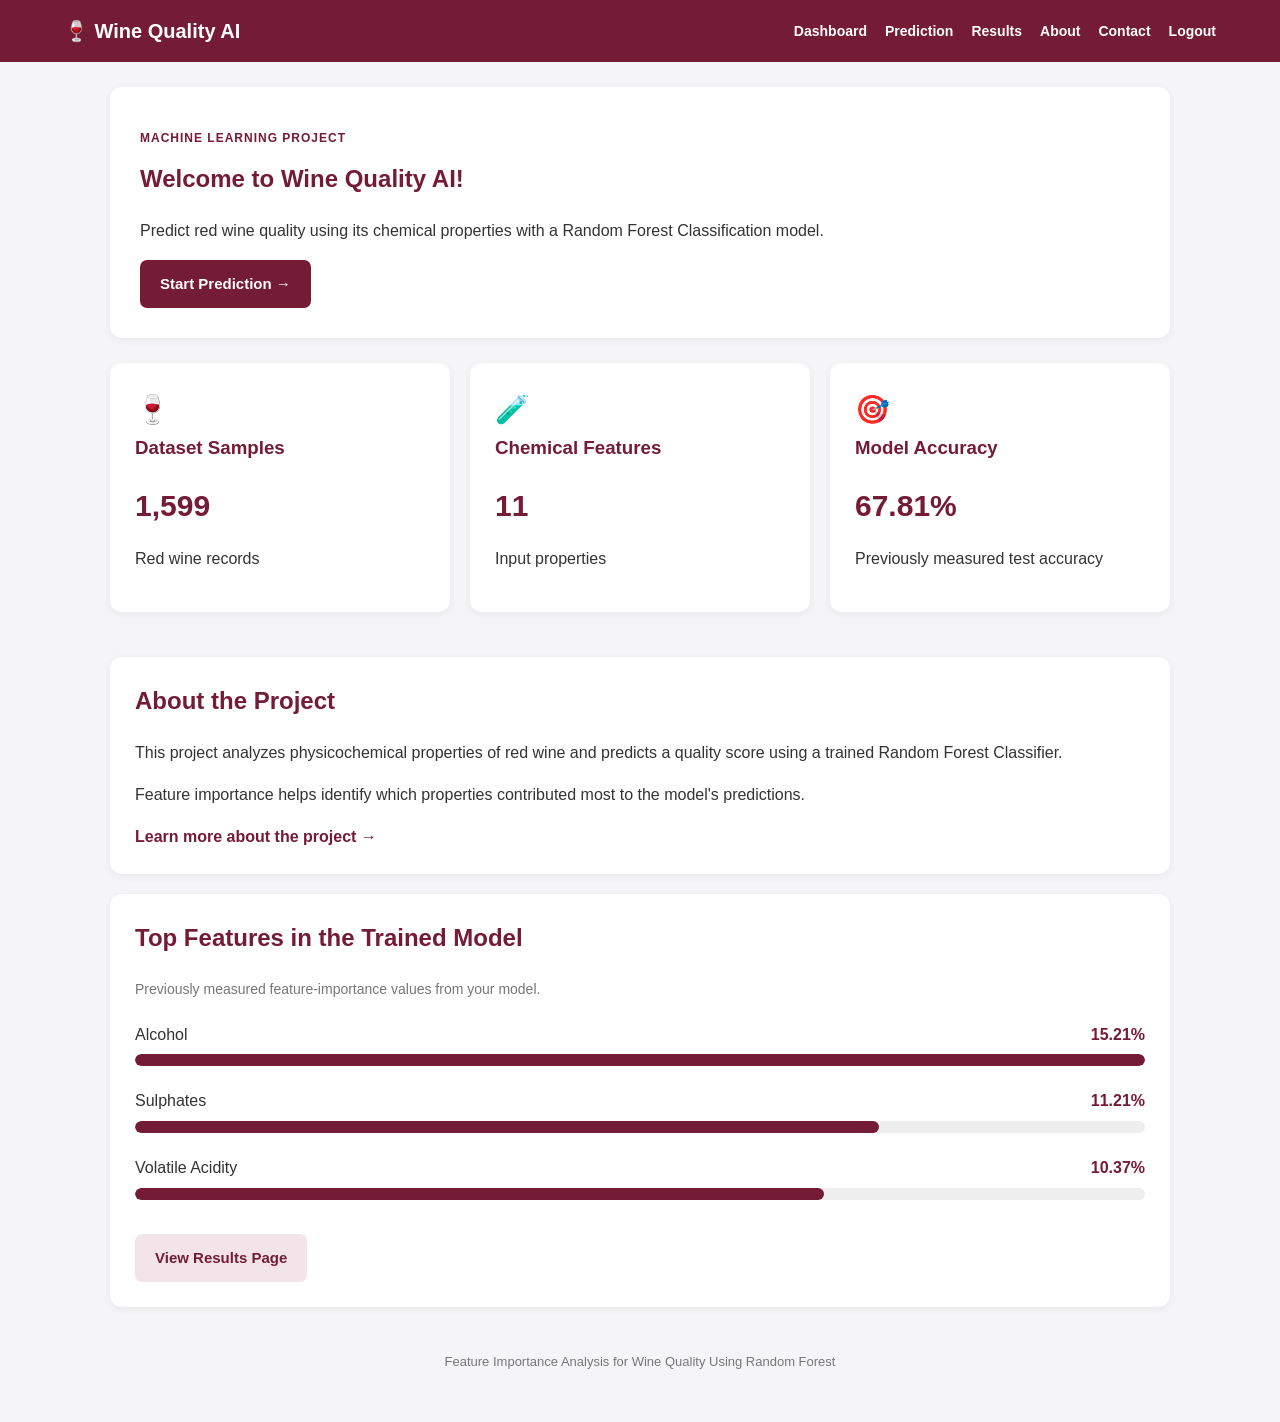
<file: ML_Project/frontend/index.html>
<!DOCTYPE html>
<html lang="en">
<head>
    <meta charset="UTF-8">
    <meta name="viewport" content="width=device-width, initial-scale=1.0">
    <title>Dashboard | Wine Quality AI</title>
    <link rel="stylesheet" href="style.css">
</head>
<body>

    <nav class="main-nav">
        <a href="index.html" class="nav-logo">🍷 Wine Quality AI</a>
        <div class="nav-links">
            <a href="index.html">Dashboard</a>
            <a href="prediction.html">Prediction</a>
            <a href="results.html">Results</a>
            <a href="about.html">About</a>
            <a href="contact.html">Contact</a>
            <a href="login.html">Logout</a>
        </div>
    </nav>

    <main class="container">
        <section class="welcome-section">
            <p class="eyebrow">MACHINE LEARNING PROJECT</p>
            <h1>Welcome to Wine Quality AI!</h1>
            <p>
                Predict red wine quality using its chemical properties
                with a Random Forest Classification model.
            </p>
            <a href="prediction.html" class="btn btn-primary">
                Start Prediction →
            </a>
        </section>

        <section class="stats-grid">
            <article class="stat-card">
                <span class="stat-icon">🍷</span>
                <h3>Dataset Samples</h3>
                <p class="stat-number">1,599</p>
                <p>Red wine records</p>
            </article>

            <article class="stat-card">
                <span class="stat-icon">🧪</span>
                <h3>Chemical Features</h3>
                <p class="stat-number">11</p>
                <p>Input properties</p>
            </article>

            <article class="stat-card">
                <span class="stat-icon">🎯</span>
                <h3>Model Accuracy</h3>
                <p class="stat-number">67.81%</p>
                <p>Previously measured test accuracy</p>
            </article>
        </section>

        <section class="content-card">
            <h2>About the Project</h2>
            <p>
                This project analyzes physicochemical properties of red
                wine and predicts a quality score using a trained
                Random Forest Classifier.
            </p>
            <p>
                Feature importance helps identify which properties
                contributed most to the model's predictions.
            </p>
            <a href="about.html" class="text-link">Learn more about the project →</a>
        </section>

        <section class="content-card">
            <h2>Top Features in the Trained Model</h2>
            <p class="muted">
                Previously measured feature-importance values from your model.
            </p>

            <div class="feature-row">
                <div class="feature-heading">
                    <span>Alcohol</span><strong>15.21%</strong>
                </div>
                <div class="progress-track">
                    <div class="progress-fill" style="width:100%"></div>
                </div>
            </div>

            <div class="feature-row">
                <div class="feature-heading">
                    <span>Sulphates</span><strong>11.21%</strong>
                </div>
                <div class="progress-track">
                    <div class="progress-fill" style="width:73.7%"></div>
                </div>
            </div>

            <div class="feature-row">
                <div class="feature-heading">
                    <span>Volatile Acidity</span><strong>10.37%</strong>
                </div>
                <div class="progress-track">
                    <div class="progress-fill" style="width:68.2%"></div>
                </div>
            </div>

            <a href="results.html" class="btn btn-secondary">
                View Results Page
            </a>
        </section>

        <footer class="site-footer">
            Feature Importance Analysis for Wine Quality Using Random Forest
        </footer>
    </main>
</body>
</html>
</file>
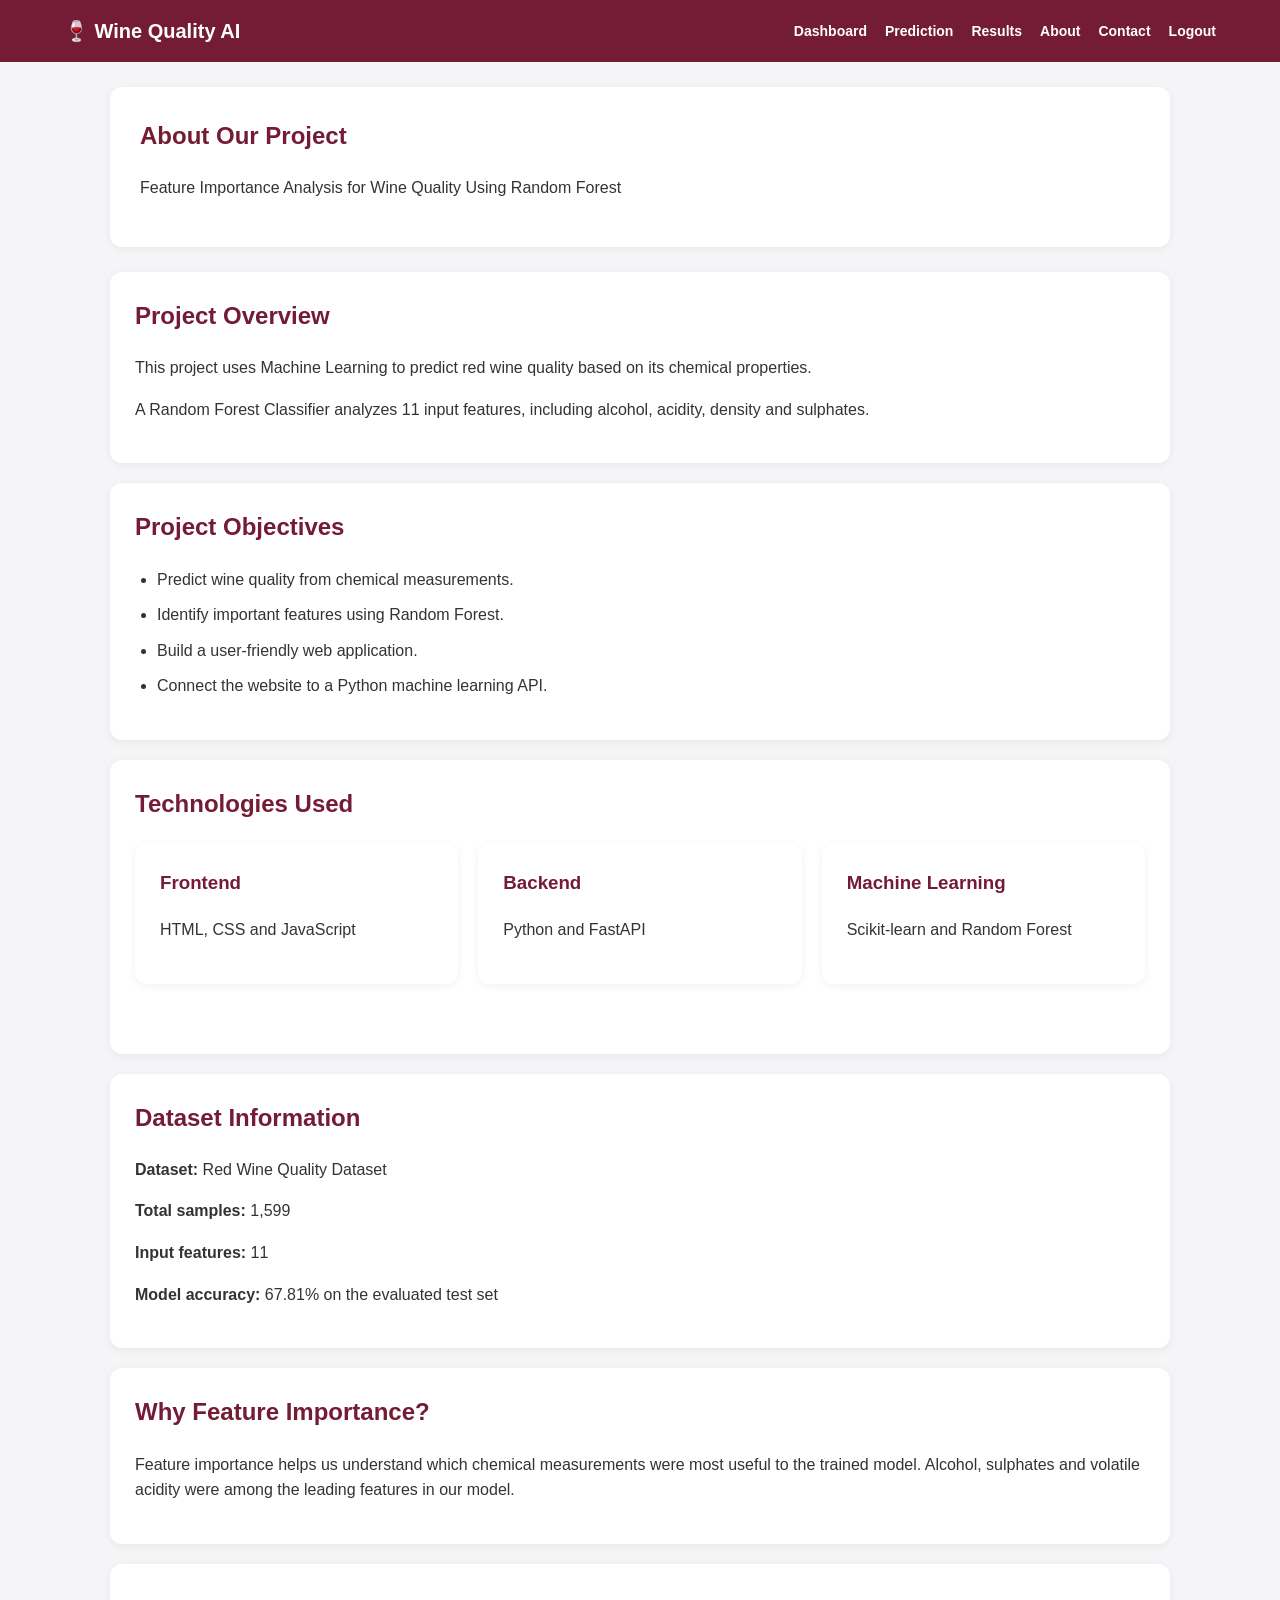
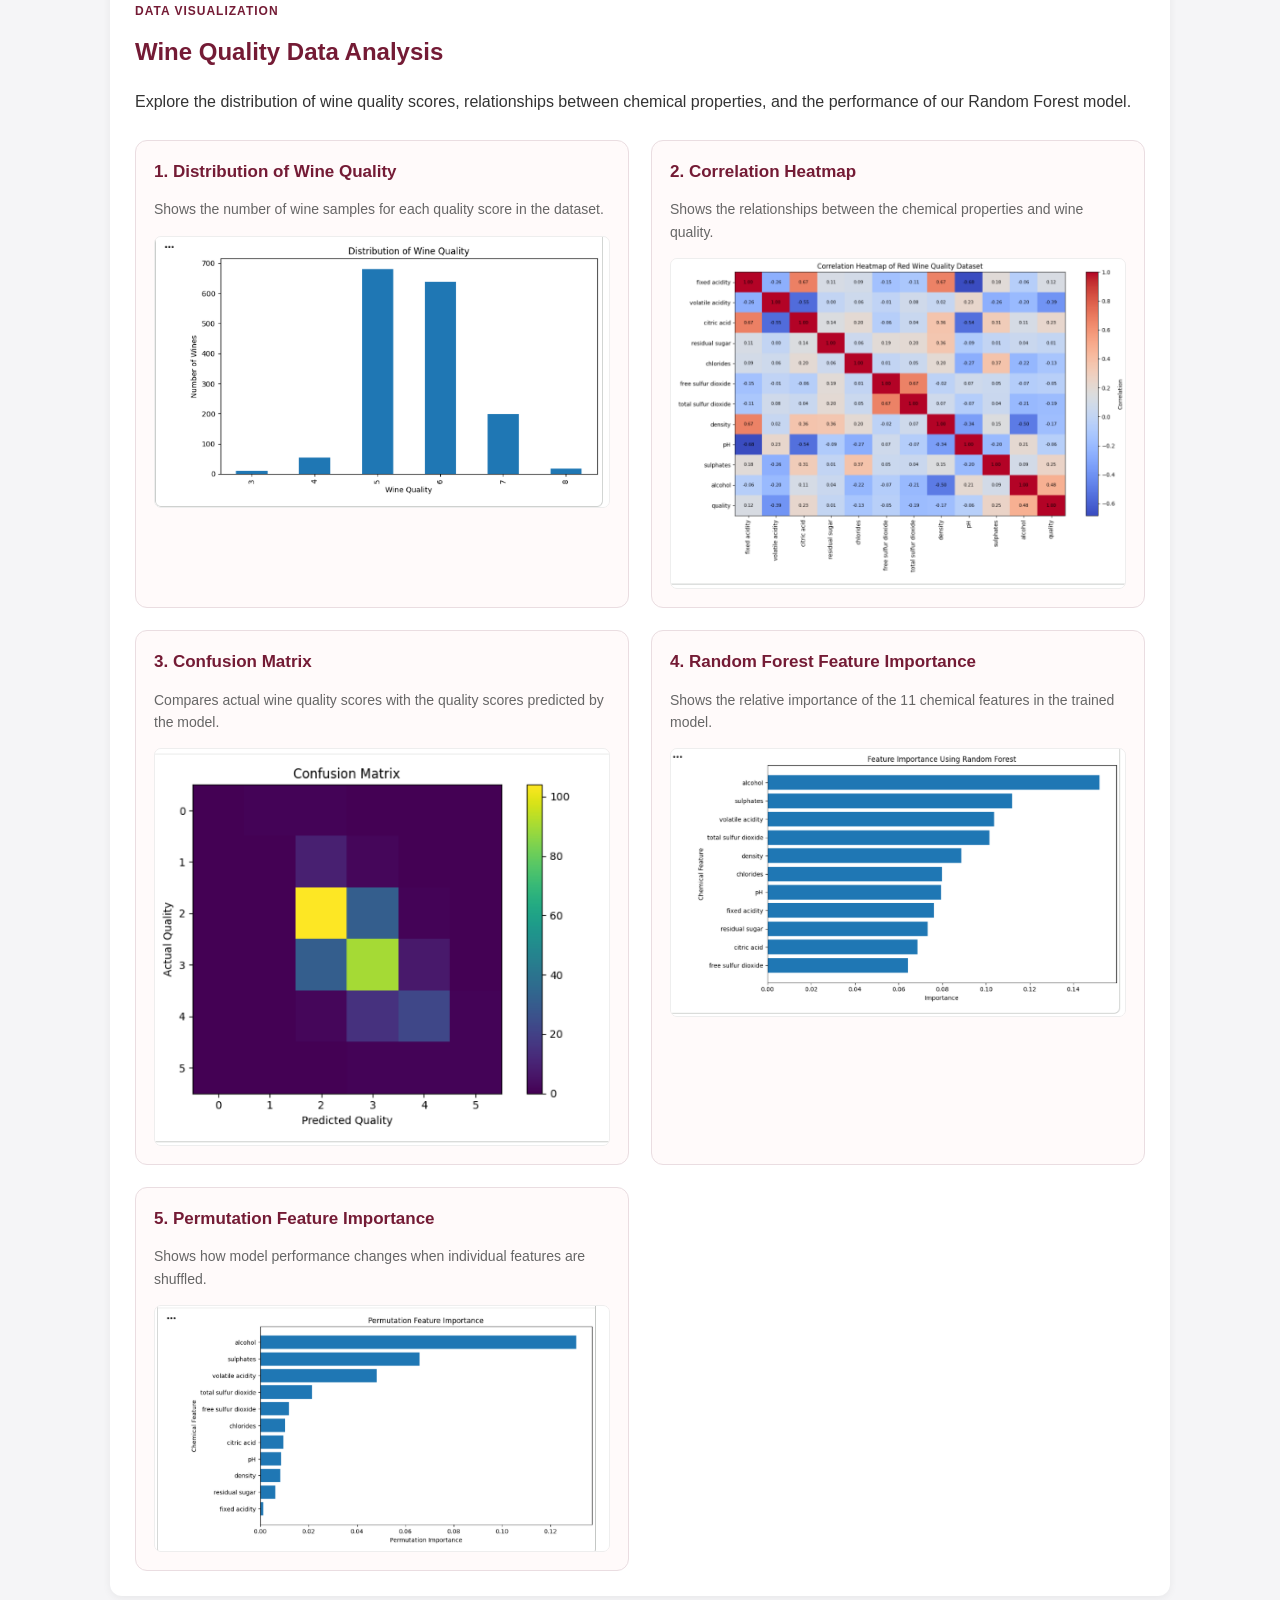
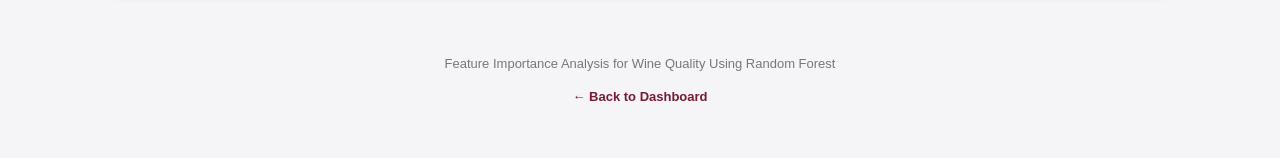
<file: ML_Project/frontend/about.html>
<!DOCTYPE html>
<html lang="en">

<head>
    <meta charset="UTF-8">
    <meta name="viewport" content="width=device-width, initial-scale=1.0">

    <title>About | Wine Quality AI</title>

    <link rel="stylesheet" href="style.css">
</head>

<body>

    <!-- NAVIGATION BAR -->
    <nav class="main-nav">

        <a href="index.html" class="nav-logo">
            🍷 Wine Quality AI
        </a>

        <div class="nav-links">
            <a href="index.html">Dashboard</a>
            <a href="prediction.html">Prediction</a>
            <a href="results.html">Results</a>
            <a href="about.html">About</a>
            <a href="contact.html">Contact</a>
            <a href="login.html">Logout</a>
        </div>

    </nav>


    <main class="container">

        <!-- PAGE HEADING -->
        <section class="page-heading">

            <h1>About Our Project</h1>

            <p>
                Feature Importance Analysis for Wine Quality
                Using Random Forest
            </p>

        </section>


        <!-- PROJECT OVERVIEW -->
        <section class="content-card">

            <h2>Project Overview</h2>

            <p>
                This project uses Machine Learning to predict red wine
                quality based on its chemical properties.
            </p>

            <p>
                A Random Forest Classifier analyzes 11 input features,
                including alcohol, acidity, density and sulphates.
            </p>

        </section>


        <!-- PROJECT OBJECTIVES -->
        <section class="content-card">

            <h2>Project Objectives</h2>

            <ul class="styled-list">
                <li>Predict wine quality from chemical measurements.</li>
                <li>Identify important features using Random Forest.</li>
                <li>Build a user-friendly web application.</li>
                <li>Connect the website to a Python machine learning API.</li>
            </ul>

        </section>


        <!-- TECHNOLOGIES USED -->
        <section class="content-card">

            <h2>Technologies Used</h2>

            <div class="stats-grid">

                <article class="stat-card">
                    <h3>Frontend</h3>
                    <p>HTML, CSS and JavaScript</p>
                </article>

                <article class="stat-card">
                    <h3>Backend</h3>
                    <p>Python and FastAPI</p>
                </article>

                <article class="stat-card">
                    <h3>Machine Learning</h3>
                    <p>Scikit-learn and Random Forest</p>
                </article>

            </div>

        </section>


        <!-- DATASET INFORMATION -->
        <section class="content-card">

            <h2>Dataset Information</h2>

            <p>
                <strong>Dataset:</strong>
                Red Wine Quality Dataset
            </p>

            <p>
                <strong>Total samples:</strong> 1,599
            </p>

            <p>
                <strong>Input features:</strong> 11
            </p>

            <p>
                <strong>Model accuracy:</strong> 67.81% on the evaluated test set
            </p>

        </section>


        <!-- FEATURE IMPORTANCE EXPLANATION -->
        <section class="content-card">

            <h2>Why Feature Importance?</h2>

            <p>
                Feature importance helps us understand which chemical
                measurements were most useful to the trained model.
                Alcohol, sulphates and volatile acidity were among
                the leading features in our model.
            </p>

        </section>


        <!-- GRAPH ANALYSIS SECTION -->
        <section class="content-card" id="graph-analysis">

            <div class="analysis-heading">

                <p class="eyebrow">DATA VISUALIZATION</p>

                <h2>Wine Quality Data Analysis</h2>

                <p>
                    Explore the distribution of wine quality scores,
                    relationships between chemical properties,
                    and the performance of our Random Forest model.
                </p>

            </div>


            <div class="graphs-grid">


                <!-- GRAPH 1: QUALITY DISTRIBUTION -->
                <article class="graph-card">

                    <h3>1. Distribution of Wine Quality</h3>

                    <p>
                        Shows the number of wine samples for each
                        quality score in the dataset.
                    </p>

                    <img
                        src="images/DistributionofWineQuality.png"
                        alt="Bar chart showing the distribution of wine quality scores"
                        loading="lazy"
                    >

                </article>


                <!-- GRAPH 2: CORRELATION HEATMAP -->
                <article class="graph-card">

                    <h3>2. Correlation Heatmap</h3>

                    <p>
                        Shows the relationships between the chemical
                        properties and wine quality.
                    </p>

                    <img
                        src="images/CorrelationHeatmap.png"
                        alt="Correlation heatmap of red wine chemical properties"
                        loading="lazy"
                    >

                </article>


                <!-- GRAPH 3: CONFUSION MATRIX -->
                <article class="graph-card">

                    <h3>3. Confusion Matrix</h3>

                    <p>
                        Compares actual wine quality scores with
                        the quality scores predicted by the model.
                    </p>

                    <img
                        src="images/Confusionmatrix.png"
                        alt="Confusion matrix comparing actual and predicted wine quality"
                        loading="lazy"
                    >

                </article>


                <!-- GRAPH 4: RANDOM FOREST FEATURE IMPORTANCE -->
                <article class="graph-card">

                    <h3>4. Random Forest Feature Importance</h3>

                    <p>
                        Shows the relative importance of the 11
                        chemical features in the trained model.
                    </p>

                    <img
                        src="images/FeatureImportance.png"
                        alt="Horizontal bar chart of Random Forest feature importance"
                        loading="lazy"
                    >

                </article>


                <!-- GRAPH 5: PERMUTATION IMPORTANCE -->
                <article class="graph-card">

                    <h3>5. Permutation Feature Importance</h3>

                    <p>
                        Shows how model performance changes when
                        individual features are shuffled.
                    </p>

                    <img
                        src="images/PermutationFeature.png"
                        alt="Horizontal bar chart of permutation feature "
                        loading="lazy"
                    >

                </article>


            </div>

        </section>


        <!-- FOOTER -->
        <footer class="site-footer">

            <p>
                Feature Importance Analysis for Wine Quality
                Using Random Forest
            </p>

            <a href="index.html">← Back to Dashboard</a>

        </footer>

    </main>

</body>
</html>
</file>
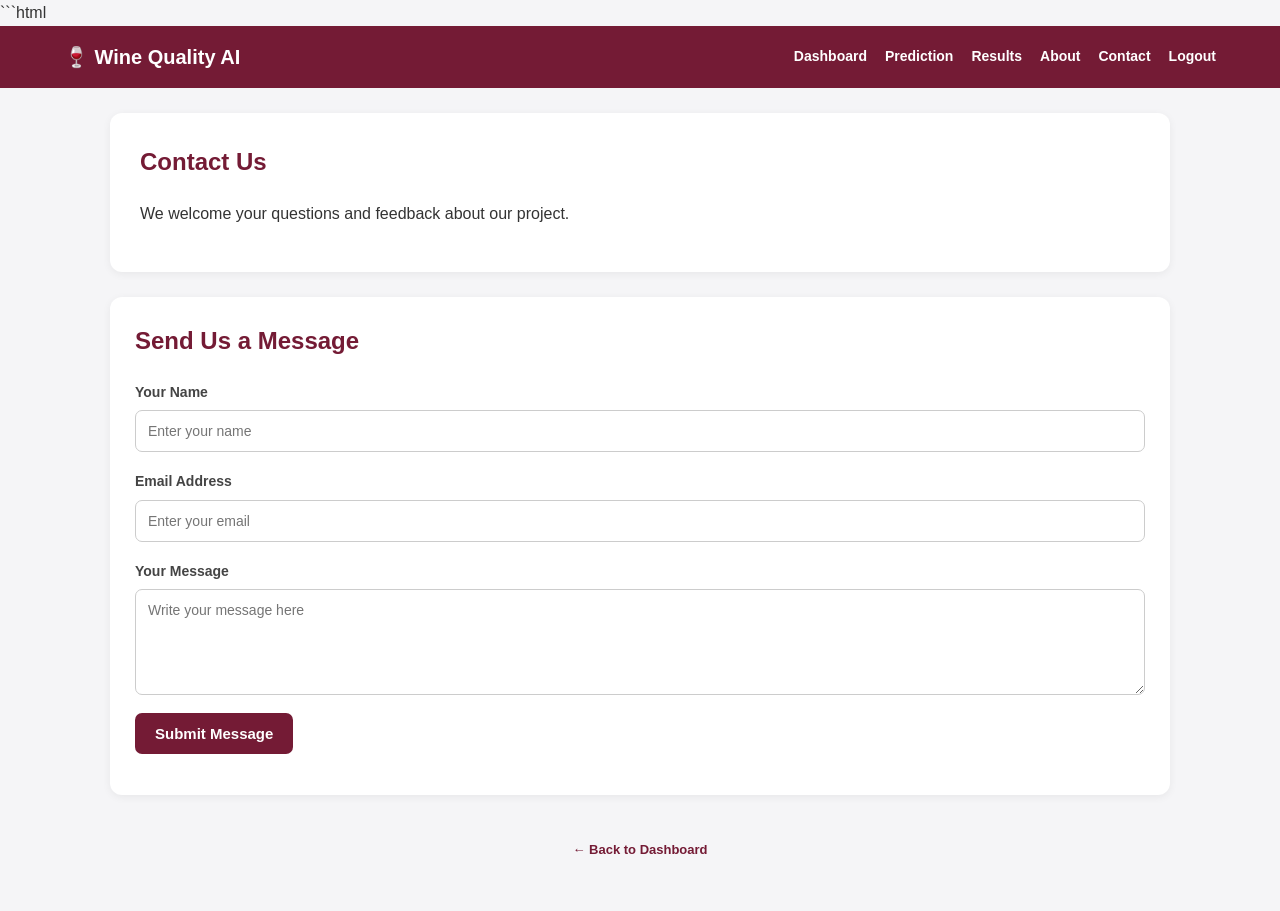
<file: ML_Project/frontend/contact.html>
```html
<!DOCTYPE html>
<html lang="en">
<head>
    <meta charset="UTF-8">
    <meta name="viewport" content="width=device-width, initial-scale=1.0">
    <title>Contact | Wine Quality AI</title>
    <link rel="stylesheet" href="style.css">
</head>
<body>

    <nav class="main-nav">
        <a href="index.html" class="nav-logo">🍷 Wine Quality AI</a>

        <div class="nav-links">
            <a href="index.html">Dashboard</a>
            <a href="prediction.html">Prediction</a>
            <a href="results.html">Results</a>
            <a href="about.html">About</a>
            <a href="contact.html">Contact</a>
            <a href="login.html">Logout</a>
        </div>
    </nav>

    <main class="container">

        <section class="page-heading">
            <h1>Contact Us</h1>
            <p>We welcome your questions and feedback about our project.</p>
        </section>

        <section class="content-card">
            <h2>Send Us a Message</h2>

            <form id="contactForm">

                <div class="form-group">
                    <label for="contactName">Your Name</label>
                    <input
                        type="text"
                        id="contactName"
                        placeholder="Enter your name"
                        required
                    >
                </div>

                <div class="form-group">
                    <label for="contactEmail">Email Address</label>
                    <input
                        type="email"
                        id="contactEmail"
                        placeholder="Enter your email"
                        required
                    >
                </div>

                <div class="form-group">
                    <label for="contactMessage">Your Message</label>
                    <textarea
                        id="contactMessage"
                        rows="5"
                        placeholder="Write your message here"
                        required
                    ></textarea>
                </div>

                <button type="submit" class="btn btn-primary">
                    Submit Message
                </button>

                <p id="contactStatus" class="message" aria-live="polite"></p>

            </form>
        </section>

        <footer class="site-footer">
            <a href="index.html">← Back to Dashboard</a>
        </footer>

    </main>

    <script src="script.js"></script>

</body>
</html>
</file>
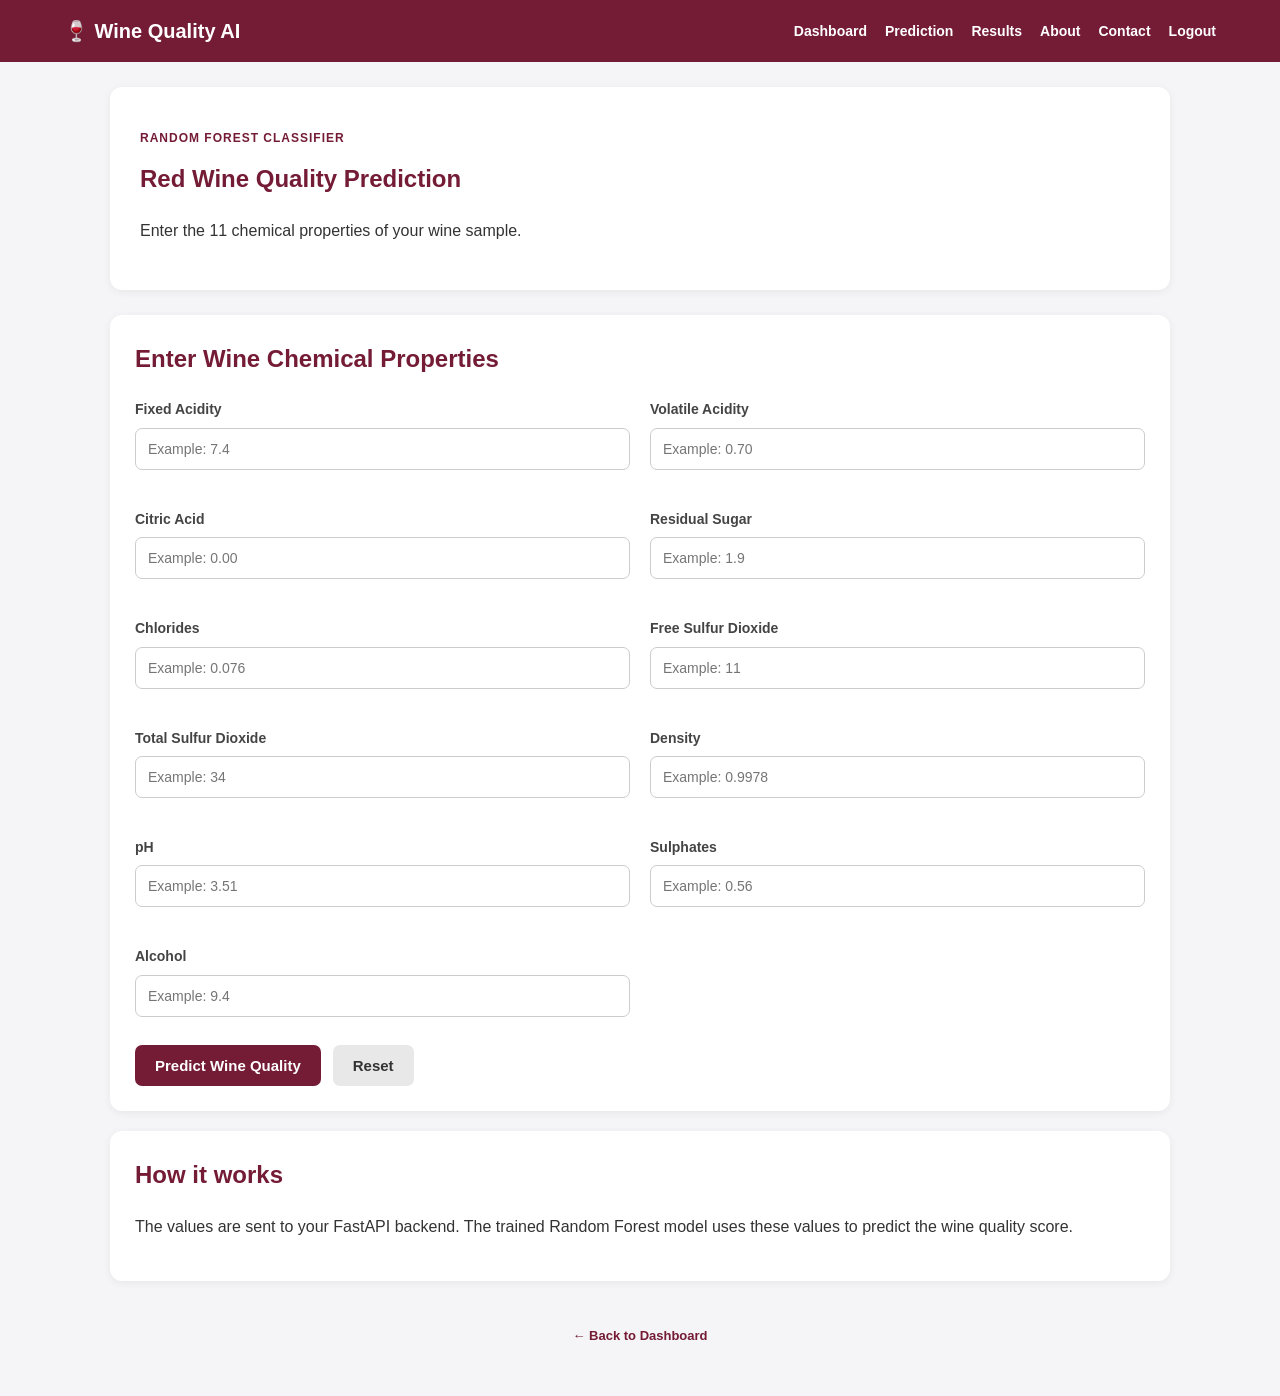
<file: ML_Project/frontend/prediction.html>
<!DOCTYPE html>
<html lang="en">
<head>
    <meta charset="UTF-8">
    <meta name="viewport" content="width=device-width, initial-scale=1.0">
    <title>Prediction | Wine Quality AI</title>
    <link rel="stylesheet" href="style.css">
</head>
<body>

    <nav class="main-nav">
        <a href="index.html" class="nav-logo">🍷 Wine Quality AI</a>
        <div class="nav-links">
            <a href="index.html">Dashboard</a>
            <a href="prediction.html">Prediction</a>
            <a href="results.html">Results</a>
            <a href="about.html">About</a>
            <a href="contact.html">Contact</a>
            <a href="login.html">Logout</a>
        </div>
    </nav>

    <main class="container">
        <section class="page-heading">
            <p class="eyebrow">RANDOM FOREST CLASSIFIER</p>
            <h1>Red Wine Quality Prediction</h1>
            <p>Enter the 11 chemical properties of your wine sample.</p>
        </section>

        <section class="content-card">
            <h2>Enter Wine Chemical Properties</h2>

            <form id="predictionForm">
                <div class="form-grid">

                    <div class="form-group">
                        <label for="fixed_acidity">Fixed Acidity</label>
                        <input type="number" id="fixed_acidity"
                               step="any" min="0" placeholder="Example: 7.4" required>
                    </div>

                    <div class="form-group">
                        <label for="volatile_acidity">Volatile Acidity</label>
                        <input type="number" id="volatile_acidity"
                               step="any" min="0" placeholder="Example: 0.70" required>
                    </div>

                    <div class="form-group">
                        <label for="citric_acid">Citric Acid</label>
                        <input type="number" id="citric_acid"
                               step="any" min="0" placeholder="Example: 0.00" required>
                    </div>

                    <div class="form-group">
                        <label for="residual_sugar">Residual Sugar</label>
                        <input type="number" id="residual_sugar"
                               step="any" min="0" placeholder="Example: 1.9" required>
                    </div>

                    <div class="form-group">
                        <label for="chlorides">Chlorides</label>
                        <input type="number" id="chlorides"
                               step="any" min="0" placeholder="Example: 0.076" required>
                    </div>

                    <div class="form-group">
                        <label for="free_sulfur_dioxide">Free Sulfur Dioxide</label>
                        <input type="number" id="free_sulfur_dioxide"
                               step="any" min="0" placeholder="Example: 11" required>
                    </div>

                    <div class="form-group">
                        <label for="total_sulfur_dioxide">Total Sulfur Dioxide</label>
                        <input type="number" id="total_sulfur_dioxide"
                               step="any" min="0" placeholder="Example: 34" required>
                    </div>

                    <div class="form-group">
                        <label for="density">Density</label>
                        <input type="number" id="density"
                               step="any" min="0" placeholder="Example: 0.9978" required>
                    </div>

                    <div class="form-group">
                        <label for="pH">pH</label>
                        <input type="number" id="pH"
                               step="any" min="0" max="14"
                               placeholder="Example: 3.51" required>
                    </div>

                    <div class="form-group">
                        <label for="sulphates">Sulphates</label>
                        <input type="number" id="sulphates"
                               step="any" min="0" placeholder="Example: 0.56" required>
                    </div>

                    <div class="form-group">
                        <label for="alcohol">Alcohol</label>
                        <input type="number" id="alcohol"
                               step="any" min="0" placeholder="Example: 9.4" required>
                    </div>

                </div>

                <div class="button-row">
                    <button type="submit" id="predictButton"
                            class="btn btn-primary">
                        Predict Wine Quality
                    </button>

                    <button type="reset" class="btn btn-light">
                        Reset
                    </button>
                </div>

                <p id="predictionMessage" class="message"
                   aria-live="polite"></p>
            </form>
        </section>

        <section class="content-card">
            <h2>How it works</h2>
            <p>
                The values are sent to your FastAPI backend. The trained
                Random Forest model uses these values to predict the
                wine quality score.
            </p>
        </section>

        <footer class="site-footer">
            <a href="index.html">← Back to Dashboard</a>
        </footer>
    </main>

    <script src="script.js"></script>
</body>
</html>
</file>
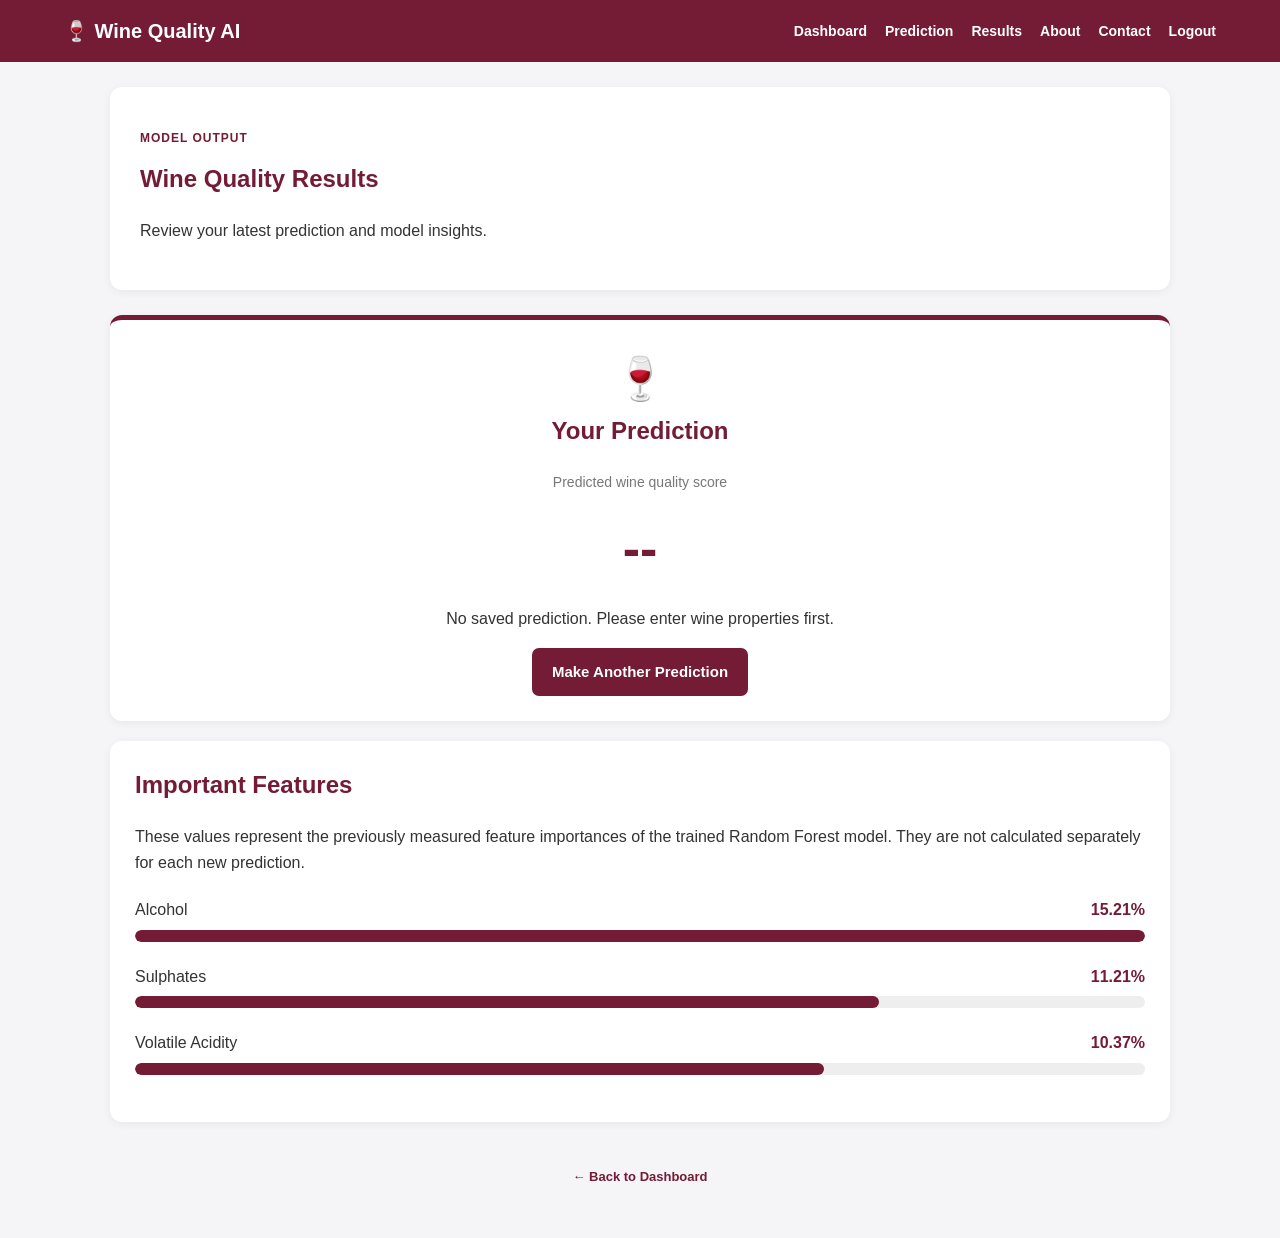
<file: ML_Project/frontend/results.html>
<!DOCTYPE html>
<html lang="en">
<head>
    <meta charset="UTF-8">
    <meta name="viewport" content="width=device-width, initial-scale=1.0">
    <title>Results | Wine Quality AI</title>
    <link rel="stylesheet" href="style.css">
</head>
<body>

    <nav class="main-nav">
        <a href="index.html" class="nav-logo">🍷 Wine Quality AI</a>
        <div class="nav-links">
            <a href="index.html">Dashboard</a>
            <a href="prediction.html">Prediction</a>
            <a href="results.html">Results</a>
            <a href="about.html">About</a>
            <a href="contact.html">Contact</a>
            <a href="login.html">Logout</a>
        </div>
    </nav>

    <main class="container">
        <section class="page-heading">
            <p class="eyebrow">MODEL OUTPUT</p>
            <h1>Wine Quality Results</h1>
            <p>Review your latest prediction and model insights.</p>
        </section>

        <section class="content-card result-card">
            <div class="result-icon">🍷</div>
            <h2 id="resultTitle">Your Prediction</h2>
            <p class="muted">Predicted wine quality score</p>
            <p class="result-score" id="qualityScore">--</p>
            <p id="qualityCategory">Make a prediction to see your result.</p>
            <p id="resultNote" class="muted"></p>

            <a href="prediction.html" class="btn btn-primary">
                Make Another Prediction
            </a>
        </section>

        <section class="content-card">
            <h2>Important Features</h2>
            <p>
                These values represent the previously measured feature
                importances of the trained Random Forest model. They
                are not calculated separately for each new prediction.
            </p>

            <div class="feature-row">
                <div class="feature-heading">
                    <span>Alcohol</span><strong>15.21%</strong>
                </div>
                <div class="progress-track">
                    <div class="progress-fill" style="width:100%"></div>
                </div>
            </div>

            <div class="feature-row">
                <div class="feature-heading">
                    <span>Sulphates</span><strong>11.21%</strong>
                </div>
                <div class="progress-track">
                    <div class="progress-fill" style="width:73.7%"></div>
                </div>
            </div>

            <div class="feature-row">
                <div class="feature-heading">
                    <span>Volatile Acidity</span><strong>10.37%</strong>
                </div>
                <div class="progress-track">
                    <div class="progress-fill" style="width:68.2%"></div>
                </div>
            </div>
        </section>

        <footer class="site-footer">
            <a href="index.html">← Back to Dashboard</a>
        </footer>
    </main>

    <script>
        const savedResult = sessionStorage.getItem("winePrediction");

        if (savedResult) {
            try {
                const result = JSON.parse(savedResult);

                document.getElementById("qualityScore").textContent =
                    result.predicted_quality ?? "--";

                document.getElementById("qualityCategory").textContent =
                    result.category || "Prediction completed";

                document.getElementById("resultTitle").textContent =
                    "Prediction Completed";

                document.getElementById("resultNote").textContent =
                    "This result was returned by your Random Forest model.";

            } catch (error) {
                document.getElementById("qualityCategory").textContent =
                    "Could not read the saved prediction. Please try again.";
            }
        } else {
            document.getElementById("qualityCategory").textContent =
                "No saved prediction. Please enter wine properties first.";
        }
    </script>
</body>
</html>
</file>
<file: ML_Project/frontend/style.css>
/* ==================================================
   GENERAL
================================================== */

* {
    box-sizing: border-box;
}

body {
    margin: 0;
    padding: 0;
    font-family: Arial, sans-serif;
    background: #f5f5f7;
    color: #333;
    line-height: 1.6;
}

a {
    color: #741b35;
}

img {
    max-width: 100%;
}

.container {
    width: 100%;
    max-width: 1100px;
    margin: 0 auto;
    padding: 25px 20px;
}


/* ==================================================
   NAVIGATION
================================================== */

.main-nav {
    display: flex;
    justify-content: space-between;
    align-items: center;
    gap: 15px;
    padding: 15px 5%;
    background: #741b35;
    color: white;
    flex-wrap: wrap;
}

.nav-logo {
    color: white;
    text-decoration: none;
    font-size: 20px;
    font-weight: bold;
}

.nav-links {
    display: flex;
    flex-wrap: wrap;
    gap: 18px;
}

.nav-links a {
    color: white;
    text-decoration: none;
    font-size: 14px;
    font-weight: bold;
}

.nav-links a:hover {
    color: #f5cbd6;
    text-decoration: underline;
}


/* ==================================================
   ORIGINAL LOGIN PAGE
================================================== */

.login-body {
    min-height: 100vh;
    display: flex;
    align-items: center;
    justify-content: center;
    padding: 20px;
    background: #f7f2f3;
}

.login-container {
    width: 100%;
    max-width: 420px;
    padding: 35px;
    background: white;
    border-radius: 15px;
    box-shadow: 0 5px 25px rgba(0, 0, 0, 0.12);
}

.login-logo {
    text-align: center;
    font-size: 42px;
    margin-bottom: 10px;
}

.login-container h1 {
    text-align: center;
    color: #741b35;
    margin: 5px 0 10px;
}

.login-container .subtitle {
    text-align: center;
    color: #666;
    font-size: 14px;
    margin-bottom: 28px;
    line-height: 1.6;
}

.login-container form {
    display: flex;
    flex-direction: column;
    align-items: stretch;
    width: 100%;
}

.login-container form label {
    display: block;
    width: 100%;
    margin-bottom: 8px;
    font-size: 14px;
    font-weight: bold;
    color: #333;
}

.login-container form input {
    display: block;
    width: 100%;
    padding: 12px;
    margin: 0 0 18px;
    border: 1px solid #ccc;
    border-radius: 7px;
    background: white;
    font-family: inherit;
    font-size: 14px;
}

.login-container form input:focus {
    outline: none;
    border-color: #741b35;
    box-shadow: 0 0 4px rgba(116, 27, 53, 0.2);
}

.login-container form button {
    display: block;
    width: 100%;
    padding: 13px;
    margin-top: 5px;
    border: none;
    border-radius: 7px;
    background: #741b35;
    color: white;
    font-family: inherit;
    font-size: 16px;
    font-weight: bold;
    cursor: pointer;
}

.login-container form button:hover {
    background: #541226;
}

.login-container form button:disabled {
    opacity: 0.7;
    cursor: not-allowed;
}

.login-container .message {
    margin-top: 15px;
    font-size: 14px;
    overflow-wrap: anywhere;
}

.login-container .message:empty {
    display: none;
}

.login-links {
    text-align: center;
    margin-top: 20px;
    font-size: 14px;
    line-height: 1.8;
}

.login-links a {
    font-weight: bold;
}

.login-container .footer {
    text-align: center;
    color: #888;
    font-size: 12px;
    margin-top: 25px;
    line-height: 1.6;
}


/* ==================================================
   WINE VINEYARD LOGIN PAGE
   Requires images/wine-vineyard.jpg
================================================== */

.wine-login-body {
    min-height: 100vh;
    margin: 0;
    padding: 20px;
    background: #f7f2f3;
    font-family: Arial, sans-serif;
    display: flex;
    align-items: center;
    justify-content: center;
}

.wine-login-page {
    width: 100%;
    max-width: 1250px;
    min-height: 680px;
    display: grid;
    grid-template-columns: 1.1fr 0.9fr;
    overflow: hidden;
    border-radius: 16px;
    background: white;
    box-shadow: 0 12px 40px rgba(0, 0, 0, 0.16);
}

/* Left vineyard section */

.wine-hero {
    position: relative;
    display: flex;
    flex-direction: column;
    justify-content: space-between;
    min-height: 680px;
    padding: 30px;
    color: white;

    /* Improved vineyard image visibility */
    background:
        linear-gradient(
            rgba(20, 13, 18, 0.25),
            rgba(20, 13, 18, 0.40)
        ),
        url("images/wine-vineyard.jpg") center center / cover no-repeat;
}

.university-brand {
    display: flex;
    align-items: center;
    gap: 12px;
}

.university-brand img {
    width: 54px;
    height: 54px;
    object-fit: contain;
}

.university-brand div {
    display: flex;
    flex-direction: column;
    line-height: 1.15;
}

.university-brand strong {
    font-size: 27px;
    letter-spacing: 2px;
}

.university-brand span {
    margin-top: 5px;
    font-size: 10px;
    letter-spacing: 3px;
}

.hero-content {
    margin: 50px 0;
}

.hero-tag {
    font-size: 11px;
    font-weight: bold;
    letter-spacing: 2px;
}

.hero-content h1 {
    margin: 12px 0;
    font-size: clamp(30px, 3.4vw, 48px);
    line-height: 1.15;
    text-shadow: 0 2px 8px rgba(0, 0, 0, 0.4);
}

.hero-content > p:last-child {
    font-size: 15px;
}

/* Right login panel */

.wine-login-panel {
    display: flex;
    align-items: center;
    justify-content: center;
    padding: 35px;
    background: #fff;
}

.wine-login-card {
    width: 100%;
    max-width: 390px;
}

.wine-login-card h2 {
    color: #173b68;
    margin: 0 0 8px;
    font-size: 28px;
}

.wine-login-card .subtitle {
    text-align: left;
    color: #777;
    margin-bottom: 25px;
}

.wine-login-card form {
    display: flex;
    flex-direction: column;
    width: 100%;
}

.wine-login-card label {
    display: block;
    margin-bottom: 6px;
    font-weight: bold;
    color: #25496f;
    font-size: 14px;
}

.wine-login-card input {
    width: 100%;
    min-width: 0;
    padding: 13px;
    margin: 0 0 18px;
    border: 1px solid #b8cce0;
    border-radius: 8px;
    background: #fff;
    font-family: inherit;
    font-size: 14px;
}

.wine-login-card input:focus {
    outline: none;
    border-color: #24568a;
    box-shadow: 0 0 0 3px rgba(36, 86, 138, 0.12);
}

.wine-login-button {
    display: block;
    width: 100%;
    padding: 14px;
    border: none;
    border-radius: 8px;
    background: #a20e55;
    color: white;
    font-family: inherit;
    font-size: 16px;
    font-weight: bold;
    cursor: pointer;
    transition: background 0.2s ease;
}

.wine-login-button:hover {
    background: #7f0b42;
}

.wine-login-button:disabled {
    opacity: 0.7;
    cursor: not-allowed;
}

.wine-login-card .message {
    margin-top: 12px;
    font-size: 14px;
    overflow-wrap: anywhere;
}

.wine-login-register {
    text-align: center;
    margin-top: 22px;
    color: #555;
    font-size: 14px;
}

.wine-login-register a {
    color: #a20e55;
    font-weight: bold;
    text-decoration: none;
}

.wine-login-register a:hover {
    text-decoration: underline;
}

.wine-login-note {
    margin-top: 24px;
    text-align: center;
    color: #888;
    font-size: 12px;
}


/* ==================================================
   HEADINGS
================================================== */

.page-heading,
.welcome-section {
    background: white;
    padding: 30px;
    border-radius: 12px;
    margin-bottom: 25px;
    box-shadow: 0 2px 8px rgba(0, 0, 0, 0.06);
}

.page-heading h1,
.welcome-section h1 {
    color: #741b35;
    margin-top: 0;
}

.eyebrow {
    color: #741b35;
    font-size: 12px;
    font-weight: bold;
    letter-spacing: 1px;
}


/* ==================================================
   DASHBOARD AND STATISTICS
================================================== */

.stats-grid {
    display: grid;
    grid-template-columns: repeat(3, minmax(0, 1fr));
    gap: 20px;
    margin-bottom: 25px;
}

.stat-card,
.content-card {
    background: white;
    padding: 25px;
    border-radius: 12px;
    box-shadow: 0 2px 8px rgba(0, 0, 0, 0.06);
    margin-bottom: 20px;
}

.stat-card h3,
.content-card h2 {
    color: #741b35;
    margin-top: 0;
}

.stat-icon {
    font-size: 28px;
}

.stat-number {
    font-size: 30px;
    font-weight: bold;
    color: #741b35;
    margin: 8px 0;
}

.muted {
    color: #777;
    font-size: 14px;
}

.text-link {
    font-weight: bold;
    text-decoration: none;
}

.text-link:hover {
    text-decoration: underline;
}


/* ==================================================
   BUTTONS
================================================== */

.btn {
    display: inline-block;
    padding: 12px 20px;
    border: none;
    border-radius: 7px;
    text-align: center;
    text-decoration: none;
    font-size: 15px;
    font-weight: bold;
    cursor: pointer;
    transition: background 0.2s ease;
}

.btn-primary {
    background: #741b35;
    color: white;
}

.btn-primary:hover {
    background: #541226;
}

.btn-secondary {
    background: #f2e4e8;
    color: #741b35;
    margin-top: 12px;
}

.btn-secondary:hover {
    background: #e8cbd4;
}

.btn-light {
    background: #e8e8e8;
    color: #333;
}

.btn-light:hover {
    background: #d5d5d5;
}

.full-width {
    width: 100%;
}


/* ==================================================
   INPUT FORMS
================================================== */

.form-grid {
    display: grid;
    grid-template-columns: repeat(2, minmax(0, 1fr));
    gap: 20px;
}

.form-group {
    display: flex;
    flex-direction: column;
    margin-bottom: 18px;
}

.form-group label {
    margin-bottom: 7px;
    font-weight: bold;
    font-size: 14px;
    color: #444;
}

.form-group input,
.form-group textarea {
    width: 100%;
    padding: 12px;
    border: 1px solid #ccc;
    border-radius: 7px;
    background: white;
    font-family: inherit;
    font-size: 14px;
}

.form-group input:focus,
.form-group textarea:focus {
    outline: none;
    border-color: #741b35;
    box-shadow: 0 0 4px rgba(116, 27, 53, 0.15);
}

.form-group textarea {
    resize: vertical;
}

.button-row {
    display: flex;
    gap: 12px;
    flex-wrap: wrap;
    margin-top: 10px;
}


/* ==================================================
   MESSAGES
================================================== */

.message {
    margin-top: 15px;
    font-size: 14px;
    overflow-wrap: anywhere;
}

.message:empty {
    display: none;
}


/* ==================================================
   FEATURE IMPORTANCE BARS
================================================== */

.feature-row {
    margin: 22px 0;
}

.feature-heading {
    display: flex;
    justify-content: space-between;
    gap: 15px;
    margin-bottom: 7px;
}

.feature-heading strong {
    color: #741b35;
}

.progress-track {
    width: 100%;
    height: 12px;
    background: #eee;
    border-radius: 10px;
    overflow: hidden;
}

.progress-fill {
    height: 100%;
    background: #741b35;
    border-radius: 10px;
}


/* ==================================================
   RESULTS
================================================== */

.result-card {
    text-align: center;
    border-top: 5px solid #741b35;
}

.result-icon {
    font-size: 42px;
}

.result-score {
    font-size: 52px;
    color: #741b35;
    font-weight: bold;
    margin: 0;
}


/* ==================================================
   ABOUT PAGE: GRAPH ANALYSIS
================================================== */

.analysis-heading {
    margin-bottom: 25px;
}

.analysis-heading h2 {
    color: #741b35;
    margin-bottom: 10px;
}

.analysis-heading p {
    line-height: 1.7;
}

.graphs-grid {
    display: grid;
    grid-template-columns: repeat(2, minmax(0, 1fr));
    gap: 22px;
}

.graph-card {
    min-width: 0;
    padding: 18px;
    background: #fffafa;
    border: 1px solid #eadde1;
    border-radius: 12px;
    overflow: hidden;
}

.graph-card h3 {
    color: #741b35;
    font-size: 17px;
    line-height: 1.5;
    margin-top: 0;
    margin-bottom: 10px;
}

.graph-card p {
    color: #666;
    font-size: 14px;
    line-height: 1.6;
}

.graph-card img {
    display: block;
    width: 100%;
    max-width: 100%;
    height: auto;
    margin-top: 15px;
    border: 1px solid #eee;
    border-radius: 7px;
    background: white;
}


/* ==================================================
   LISTS AND FOOTER
================================================== */

.styled-list {
    padding-left: 22px;
}

.styled-list li {
    margin-bottom: 10px;
}

.site-footer {
    padding: 25px 10px;
    text-align: center;
    font-size: 13px;
    color: #777;
}

.site-footer a {
    text-decoration: none;
    font-weight: bold;
}


/* ==================================================
   RESPONSIVE DESIGN
================================================== */

@media (max-width: 900px) {
    .wine-login-page {
        grid-template-columns: 1.1fr 0.9fr;
    }

    .wine-hero {
        padding: 24px;
    }

    .wine-login-panel {
        padding: 25px;
    }

    .university-brand strong {
        font-size: 22px;
    }
}

@media (max-width: 750px) {
    .main-nav {
        align-items: flex-start;
        flex-direction: column;
        padding: 16px 20px;
    }

    .nav-links {
        gap: 12px;
    }

    .stats-grid {
        grid-template-columns: 1fr;
    }

    .form-grid {
        grid-template-columns: 1fr;
        gap: 0;
    }

    .graphs-grid {
        grid-template-columns: 1fr;
    }

    .page-heading,
    .welcome-section,
    .content-card {
        padding: 20px;
    }

    .wine-login-page {
        grid-template-columns: 1fr;
        max-width: 500px;
    }

    .wine-hero {
        min-height: 320px;
        padding: 24px;
    }

    .hero-content {
        margin: 35px 0 10px;
    }

    .hero-content h1 {
        font-size: 32px;
    }

    .wine-login-panel {
        padding: 30px 24px;
    }
}

@media (max-width: 420px) {
    .login-container {
        padding: 24px;
    }

    .button-row {
        flex-direction: column;
    }

    .button-row .btn {
        width: 100%;
    }

    .nav-links {
        font-size: 13px;
        gap: 10px;
    }

    .graph-card {
        padding: 14px;
    }

    .wine-login-body {
        padding: 10px;
    }

    .wine-hero {
        min-height: 270px;
        padding: 18px;
    }

    .wine-login-panel {
        padding: 24px 18px;
    }

    .university-brand img {
        width: 42px;
        height: 42px;
    }

    .university-brand strong {
        font-size: 19px;
    }

    .hero-content h1 {
        font-size: 28px;
    }
}
</file>
